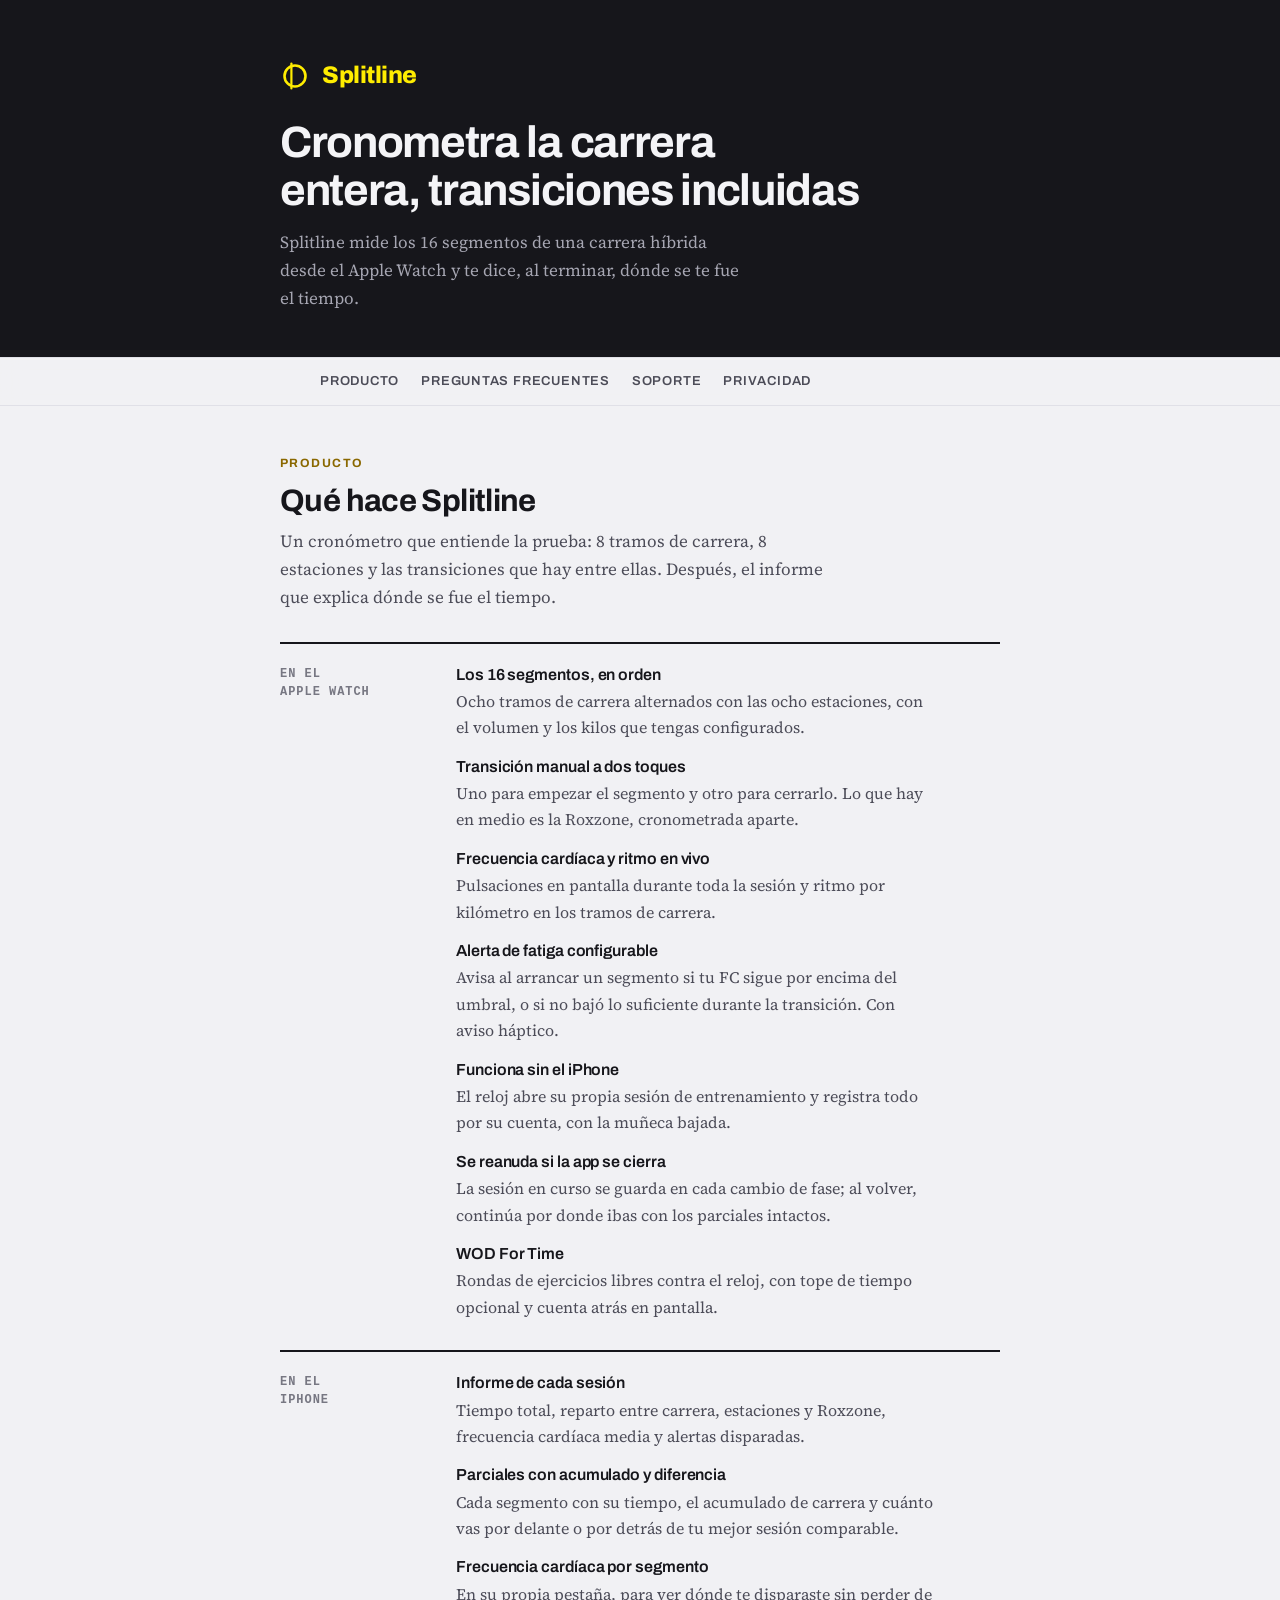
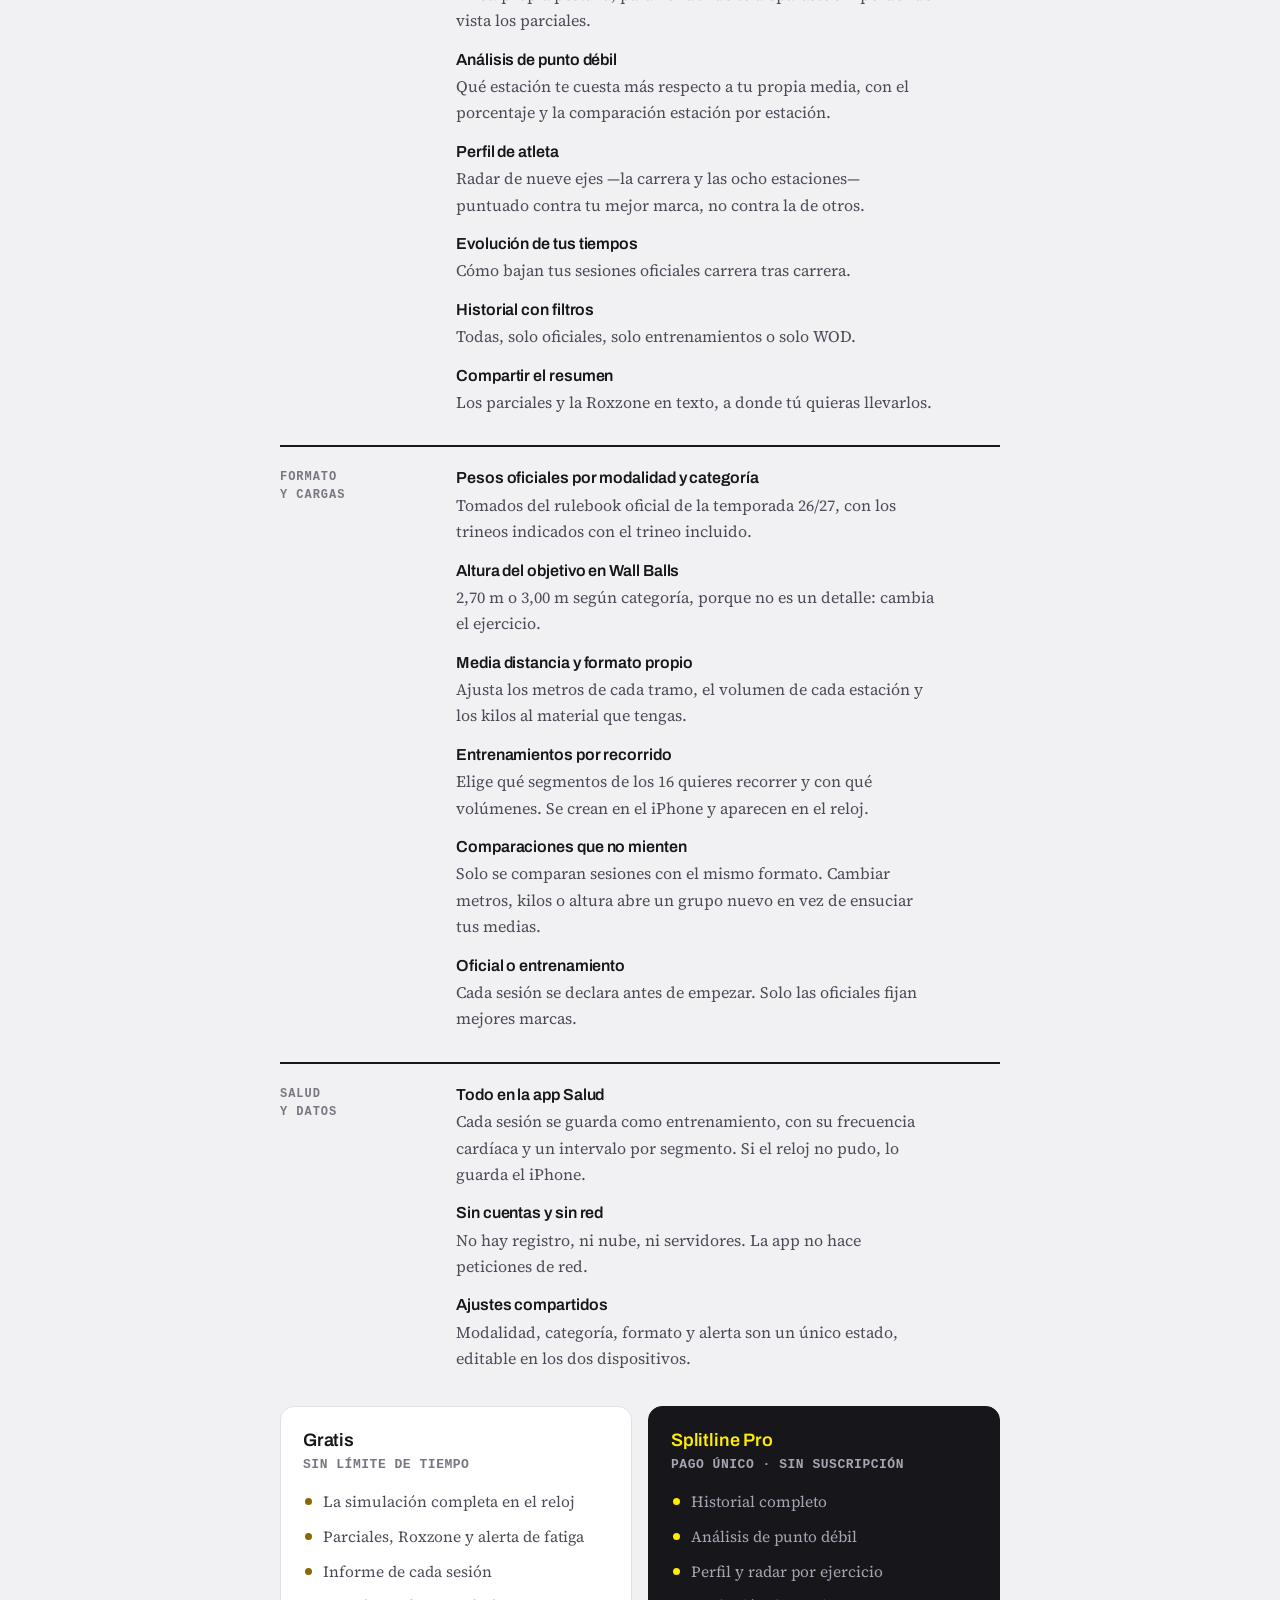
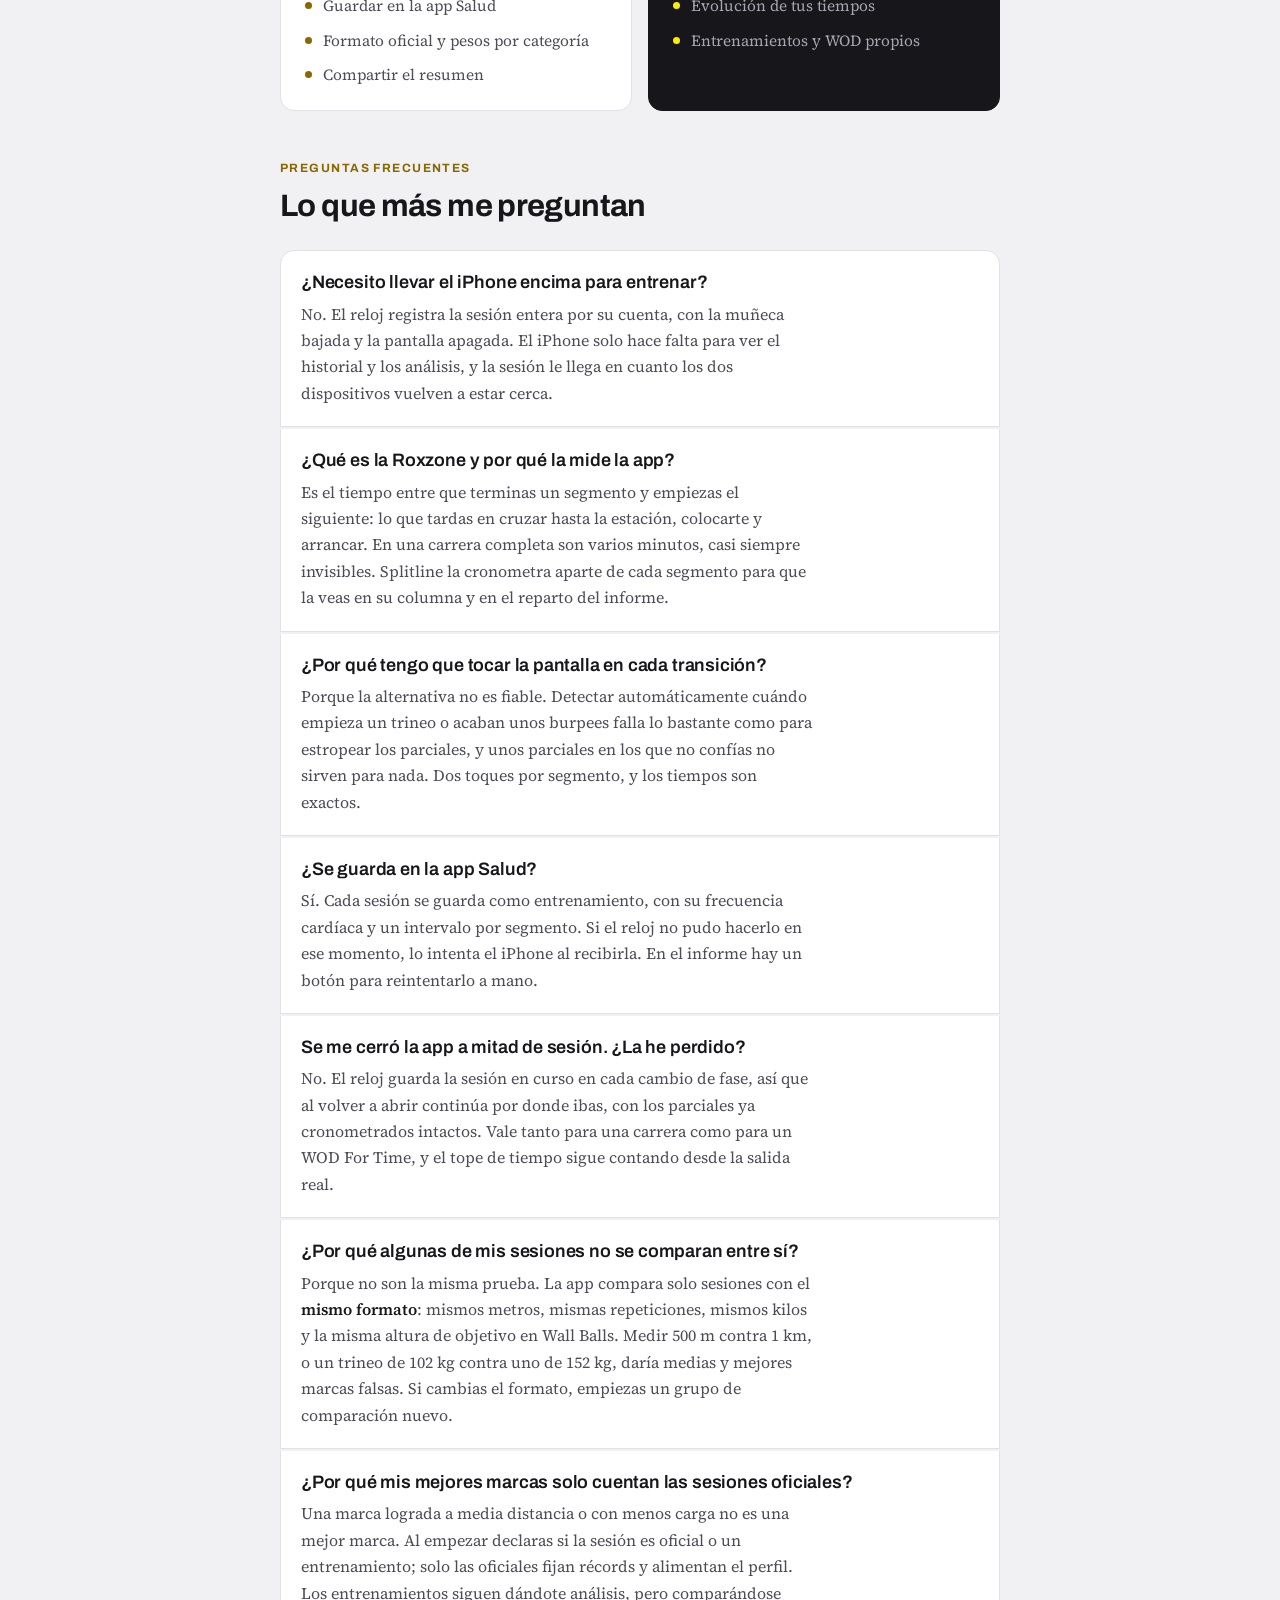
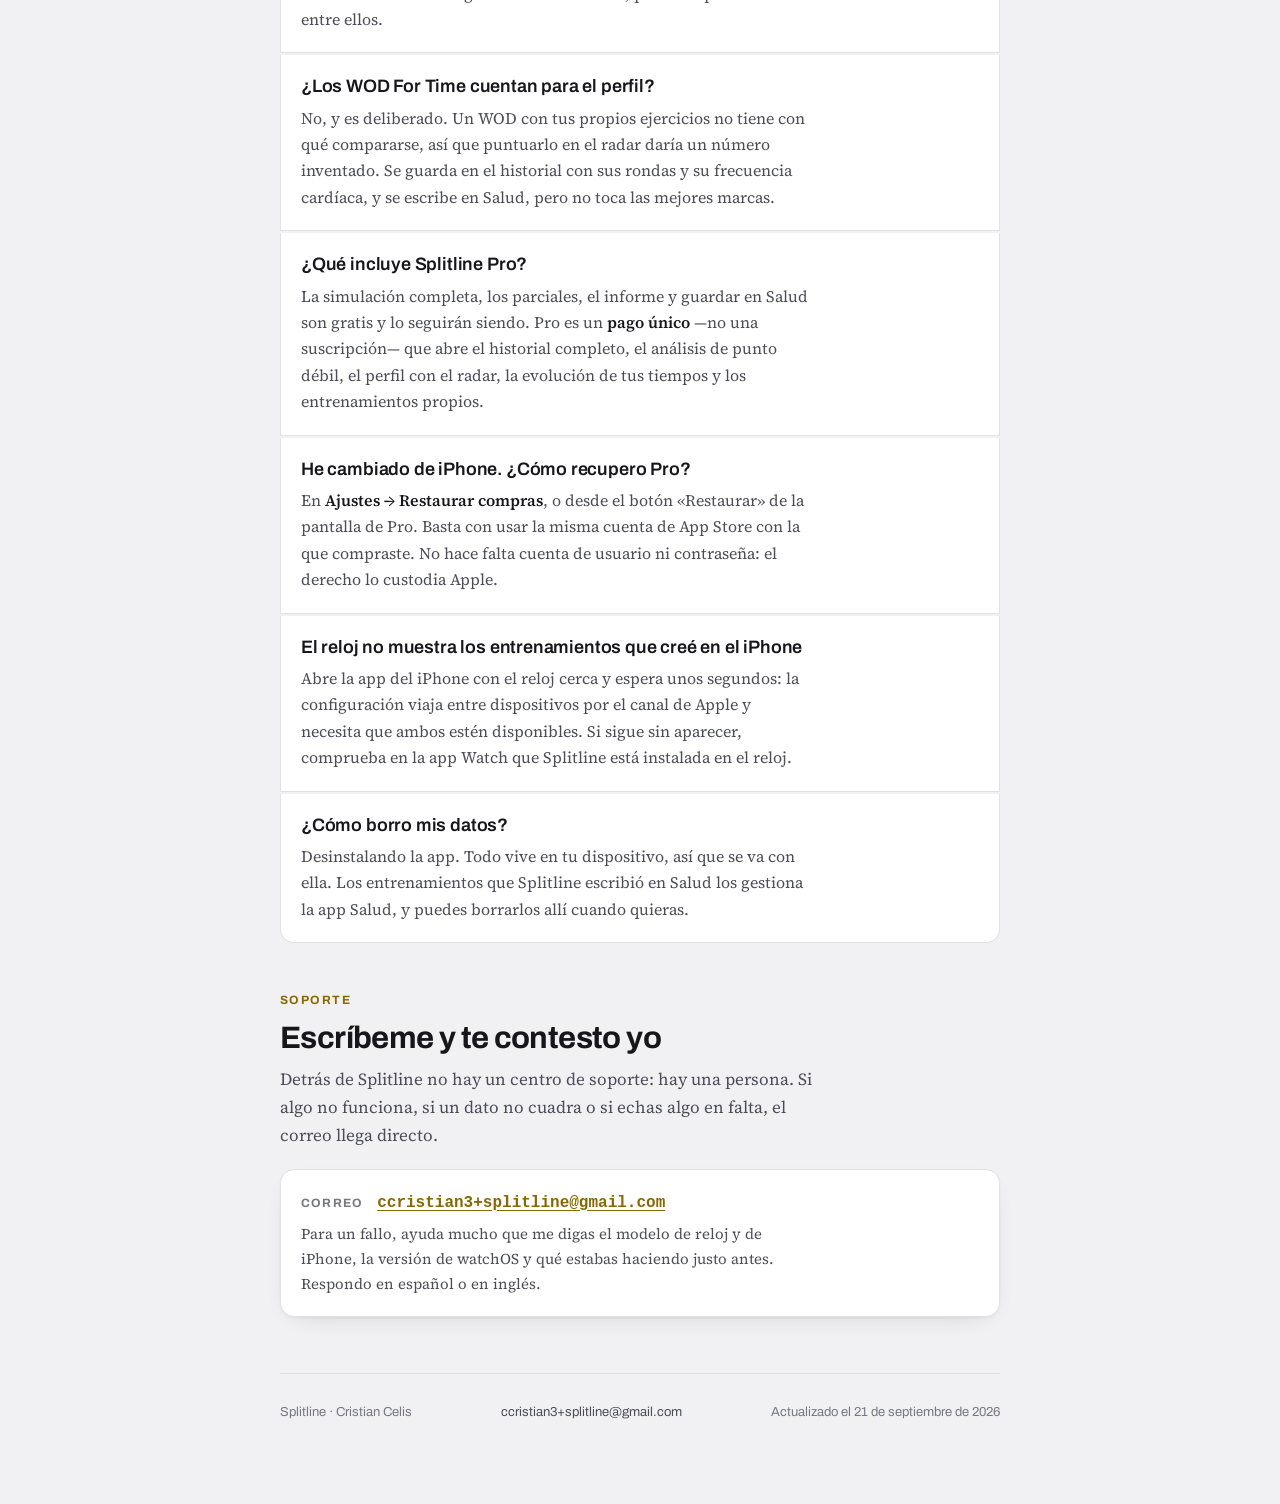
<file: index.html>
<!doctype html>
<html lang="es">
<head>
<meta charset="utf-8">
<meta name="viewport" content="width=device-width, initial-scale=1, viewport-fit=cover">
<title>Splitline — cronómetro de carrera híbrida para Apple Watch</title>
<meta name="description" content="Splitline cronometra los 16 segmentos de una carrera híbrida desde el Apple Watch, con la Roxzone medida aparte. Características, preguntas frecuentes y soporte.">
<meta property="og:title" content="Splitline — cronómetro de carrera híbrida para Apple Watch">
<meta property="og:description" content="Splitline cronometra los 16 segmentos de una carrera híbrida desde el Apple Watch, con la Roxzone medida aparte. Características, preguntas frecuentes y soporte.">
<meta property="og:type" content="website">
<link rel="icon" href="favicon.svg" type="image/svg+xml">
<link rel="preconnect" href="https://fonts.googleapis.com">
<link rel="preconnect" href="https://fonts.gstatic.com" crossorigin>
<link rel="stylesheet" href="https://fonts.googleapis.com/css2?family=Archivo:wght@500;600;700;800&family=Source+Serif+4:opsz,wght@8..60,400;8..60,600&display=swap">
<link rel="stylesheet" href="estilo.css">
</head>
<body>

<header class="hero">
  <div class="wrap">
    <a class="mark" href="index.html">
      <svg width="30" height="30" viewBox="0 0 30 30" aria-hidden="true">
        <circle cx="15" cy="15" r="10.5" fill="none" stroke="#FFED00" stroke-width="2.6"/>
        <line x1="11.4" y1="2.6" x2="11.4" y2="27.4" stroke="#FFED00" stroke-width="2.2" stroke-linecap="round"/>
      </svg>
      Splitline
    </a>
    <h1>Cronometra la carrera entera, transiciones incluidas</h1>
    <p>Splitline mide los 16 segmentos de una carrera híbrida desde el Apple Watch y te dice, al terminar, dónde se te fue el tiempo.</p>
  </div>
</header>

<nav>
  <div class="wrap">
    <ul>
      <li><a href="#producto">Producto</a></li>
      <li><a href="#preguntas">Preguntas frecuentes</a></li>
      <li><a href="#soporte">Soporte</a></li>
      <li><a href="privacidad.html">Privacidad</a></li>
    </ul>
  </div>
</nav>

<main class="wrap">

<section id="producto">
    <p class="eyebrow">Producto</p>
    <h2>Qué hace Splitline</h2>
    <p class="lede">Un cronómetro que entiende la prueba: 8 tramos de carrera, 8 estaciones y las transiciones que hay entre ellas. Después, el informe que explica dónde se fue el tiempo.</p>

    <div class="spec">

      <div class="group">
        <div class="group-label">En el<br>Apple Watch</div>
        <ul>
          <li><b>Los 16 segmentos, en orden</b>Ocho tramos de carrera alternados con las ocho estaciones, con el volumen y los kilos que tengas configurados.</li>
          <li><b>Transición manual a dos toques</b>Uno para empezar el segmento y otro para cerrarlo. Lo que hay en medio es la Roxzone, cronometrada aparte.</li>
          <li><b>Frecuencia cardíaca y ritmo en vivo</b>Pulsaciones en pantalla durante toda la sesión y ritmo por kilómetro en los tramos de carrera.</li>
          <li><b>Alerta de fatiga configurable</b>Avisa al arrancar un segmento si tu FC sigue por encima del umbral, o si no bajó lo suficiente durante la transición. Con aviso háptico.</li>
          <li><b>Funciona sin el iPhone</b>El reloj abre su propia sesión de entrenamiento y registra todo por su cuenta, con la muñeca bajada.</li>
          <li><b>Se reanuda si la app se cierra</b>La sesión en curso se guarda en cada cambio de fase; al volver, continúa por donde ibas con los parciales intactos.</li>
          <li><b>WOD For Time</b>Rondas de ejercicios libres contra el reloj, con tope de tiempo opcional y cuenta atrás en pantalla.</li>
        </ul>
      </div>

      <div class="group">
        <div class="group-label">En el<br>iPhone</div>
        <ul>
          <li><b>Informe de cada sesión</b>Tiempo total, reparto entre carrera, estaciones y Roxzone, frecuencia cardíaca media y alertas disparadas.</li>
          <li><b>Parciales con acumulado y diferencia</b>Cada segmento con su tiempo, el acumulado de carrera y cuánto vas por delante o por detrás de tu mejor sesión comparable.</li>
          <li><b>Frecuencia cardíaca por segmento</b>En su propia pestaña, para ver dónde te disparaste sin perder de vista los parciales.</li>
          <li><b>Análisis de punto débil</b>Qué estación te cuesta más respecto a tu propia media, con el porcentaje y la comparación estación por estación.</li>
          <li><b>Perfil de atleta</b>Radar de nueve ejes —la carrera y las ocho estaciones— puntuado contra tu mejor marca, no contra la de otros.</li>
          <li><b>Evolución de tus tiempos</b>Cómo bajan tus sesiones oficiales carrera tras carrera.</li>
          <li><b>Historial con filtros</b>Todas, solo oficiales, solo entrenamientos o solo WOD.</li>
          <li><b>Compartir el resumen</b>Los parciales y la Roxzone en texto, a donde tú quieras llevarlos.</li>
        </ul>
      </div>

      <div class="group">
        <div class="group-label">Formato<br>y cargas</div>
        <ul>
          <li><b>Pesos oficiales por modalidad y categoría</b>Tomados del rulebook oficial de la temporada 26/27, con los trineos indicados con el trineo incluido.</li>
          <li><b>Altura del objetivo en Wall Balls</b>2,70 m o 3,00 m según categoría, porque no es un detalle: cambia el ejercicio.</li>
          <li><b>Media distancia y formato propio</b>Ajusta los metros de cada tramo, el volumen de cada estación y los kilos al material que tengas.</li>
          <li><b>Entrenamientos por recorrido</b>Elige qué segmentos de los 16 quieres recorrer y con qué volúmenes. Se crean en el iPhone y aparecen en el reloj.</li>
          <li><b>Comparaciones que no mienten</b>Solo se comparan sesiones con el mismo formato. Cambiar metros, kilos o altura abre un grupo nuevo en vez de ensuciar tus medias.</li>
          <li><b>Oficial o entrenamiento</b>Cada sesión se declara antes de empezar. Solo las oficiales fijan mejores marcas.</li>
        </ul>
      </div>

      <div class="group">
        <div class="group-label">Salud<br>y datos</div>
        <ul>
          <li><b>Todo en la app Salud</b>Cada sesión se guarda como entrenamiento, con su frecuencia cardíaca y un intervalo por segmento. Si el reloj no pudo, lo guarda el iPhone.</li>
          <li><b>Sin cuentas y sin red</b>No hay registro, ni nube, ni servidores. La app no hace peticiones de red.</li>
          <li><b>Ajustes compartidos</b>Modalidad, categoría, formato y alerta son un único estado, editable en los dos dispositivos.</li>
        </ul>
      </div>

    </div>

    <div class="tiers">
      <div class="tier">
        <h3>Gratis</h3>
        <p class="price">Sin límite de tiempo</p>
        <ul>
          <li>La simulación completa en el reloj</li>
          <li>Parciales, Roxzone y alerta de fatiga</li>
          <li>Informe de cada sesión</li>
          <li>Guardar en la app Salud</li>
          <li>Formato oficial y pesos por categoría</li>
          <li>Compartir el resumen</li>
        </ul>
      </div>
      <div class="tier pro">
        <h3>Splitline Pro</h3>
        <p class="price">Pago único · sin suscripción</p>
        <ul>
          <li>Historial completo</li>
          <li>Análisis de punto débil</li>
          <li>Perfil y radar por ejercicio</li>
          <li>Evolución de tus tiempos</li>
          <li>Entrenamientos y WOD propios</li>
        </ul>
      </div>
    </div>
  </section>

<section id="preguntas">
    <p class="eyebrow">Preguntas frecuentes</p>
    <h2>Lo que más me preguntan</h2>

    <div class="faq">
      <div class="qa">
        <h3>¿Necesito llevar el iPhone encima para entrenar?</h3>
        <p>No. El reloj registra la sesión entera por su cuenta, con la muñeca bajada y la pantalla apagada. El iPhone solo hace falta para ver el historial y los análisis, y la sesión le llega en cuanto los dos dispositivos vuelven a estar cerca.</p>
      </div>

      <div class="qa">
        <h3>¿Qué es la Roxzone y por qué la mide la app?</h3>
        <p>Es el tiempo entre que terminas un segmento y empiezas el siguiente: lo que tardas en cruzar hasta la estación, colocarte y arrancar. En una carrera completa son varios minutos, casi siempre invisibles. Splitline la cronometra aparte de cada segmento para que la veas en su columna y en el reparto del informe.</p>
      </div>

      <div class="qa">
        <h3>¿Por qué tengo que tocar la pantalla en cada transición?</h3>
        <p>Porque la alternativa no es fiable. Detectar automáticamente cuándo empieza un trineo o acaban unos burpees falla lo bastante como para estropear los parciales, y unos parciales en los que no confías no sirven para nada. Dos toques por segmento, y los tiempos son exactos.</p>
      </div>

      <div class="qa">
        <h3>¿Se guarda en la app Salud?</h3>
        <p>Sí. Cada sesión se guarda como entrenamiento, con su frecuencia cardíaca y un intervalo por segmento. Si el reloj no pudo hacerlo en ese momento, lo intenta el iPhone al recibirla. En el informe hay un botón para reintentarlo a mano.</p>
      </div>

      <div class="qa">
        <h3>Se me cerró la app a mitad de sesión. ¿La he perdido?</h3>
        <p>No. El reloj guarda la sesión en curso en cada cambio de fase, así que al volver a abrir continúa por donde ibas, con los parciales ya cronometrados intactos. Vale tanto para una carrera como para un WOD For Time, y el tope de tiempo sigue contando desde la salida real.</p>
      </div>

      <div class="qa">
        <h3>¿Por qué algunas de mis sesiones no se comparan entre sí?</h3>
        <p>Porque no son la misma prueba. La app compara solo sesiones con el <strong>mismo formato</strong>: mismos metros, mismas repeticiones, mismos kilos y la misma altura de objetivo en Wall Balls. Medir 500 m contra 1 km, o un trineo de 102 kg contra uno de 152 kg, daría medias y mejores marcas falsas. Si cambias el formato, empiezas un grupo de comparación nuevo.</p>
      </div>

      <div class="qa">
        <h3>¿Por qué mis mejores marcas solo cuentan las sesiones oficiales?</h3>
        <p>Una marca lograda a media distancia o con menos carga no es una mejor marca. Al empezar declaras si la sesión es oficial o un entrenamiento; solo las oficiales fijan récords y alimentan el perfil. Los entrenamientos siguen dándote análisis, pero comparándose entre ellos.</p>
      </div>

      <div class="qa">
        <h3>¿Los WOD For Time cuentan para el perfil?</h3>
        <p>No, y es deliberado. Un WOD con tus propios ejercicios no tiene con qué compararse, así que puntuarlo en el radar daría un número inventado. Se guarda en el historial con sus rondas y su frecuencia cardíaca, y se escribe en Salud, pero no toca las mejores marcas.</p>
      </div>

      <div class="qa">
        <h3>¿Qué incluye Splitline Pro?</h3>
        <p>La simulación completa, los parciales, el informe y guardar en Salud son gratis y lo seguirán siendo. Pro es un <strong>pago único</strong> —no una suscripción— que abre el historial completo, el análisis de punto débil, el perfil con el radar, la evolución de tus tiempos y los entrenamientos propios.</p>
      </div>

      <div class="qa">
        <h3>He cambiado de iPhone. ¿Cómo recupero Pro?</h3>
        <p>En <strong>Ajustes → Restaurar compras</strong>, o desde el botón «Restaurar» de la pantalla de Pro. Basta con usar la misma cuenta de App Store con la que compraste. No hace falta cuenta de usuario ni contraseña: el derecho lo custodia Apple.</p>
      </div>

      <div class="qa">
        <h3>El reloj no muestra los entrenamientos que creé en el iPhone</h3>
        <p>Abre la app del iPhone con el reloj cerca y espera unos segundos: la configuración viaja entre dispositivos por el canal de Apple y necesita que ambos estén disponibles. Si sigue sin aparecer, comprueba en la app Watch que Splitline está instalada en el reloj.</p>
      </div>

      <div class="qa">
        <h3>¿Cómo borro mis datos?</h3>
        <p>Desinstalando la app. Todo vive en tu dispositivo, así que se va con ella. Los entrenamientos que Splitline escribió en Salud los gestiona la app Salud, y puedes borrarlos allí cuando quieras.</p>
      </div>
    </div>
  </section>

<section id="soporte">
    <p class="eyebrow">Soporte</p>
    <h2>Escríbeme y te contesto yo</h2>
    <p class="lede">Detrás de Splitline no hay un centro de soporte: hay una persona. Si algo no funciona, si un dato no cuadra o si echas algo en falta, el correo llega directo.</p>

    <div class="contact">
      <span class="label">Correo</span>
      <a href="mailto:ccristian3+splitline@gmail.com">ccristian3+splitline@gmail.com</a>
      <p class="hint">Para un fallo, ayuda mucho que me digas el modelo de reloj y de iPhone, la versión de watchOS y qué estabas haciendo justo antes. Respondo en español o en inglés.</p>
    </div>
  </section>

  <footer>
    <span>Splitline · Cristian Celis</span>
    <span><a href="mailto:ccristian3+splitline@gmail.com">ccristian3+splitline@gmail.com</a></span>
    <span>Actualizado el 21 de septiembre de 2026</span>
  </footer>

</main>
</body>
</html>
</file>
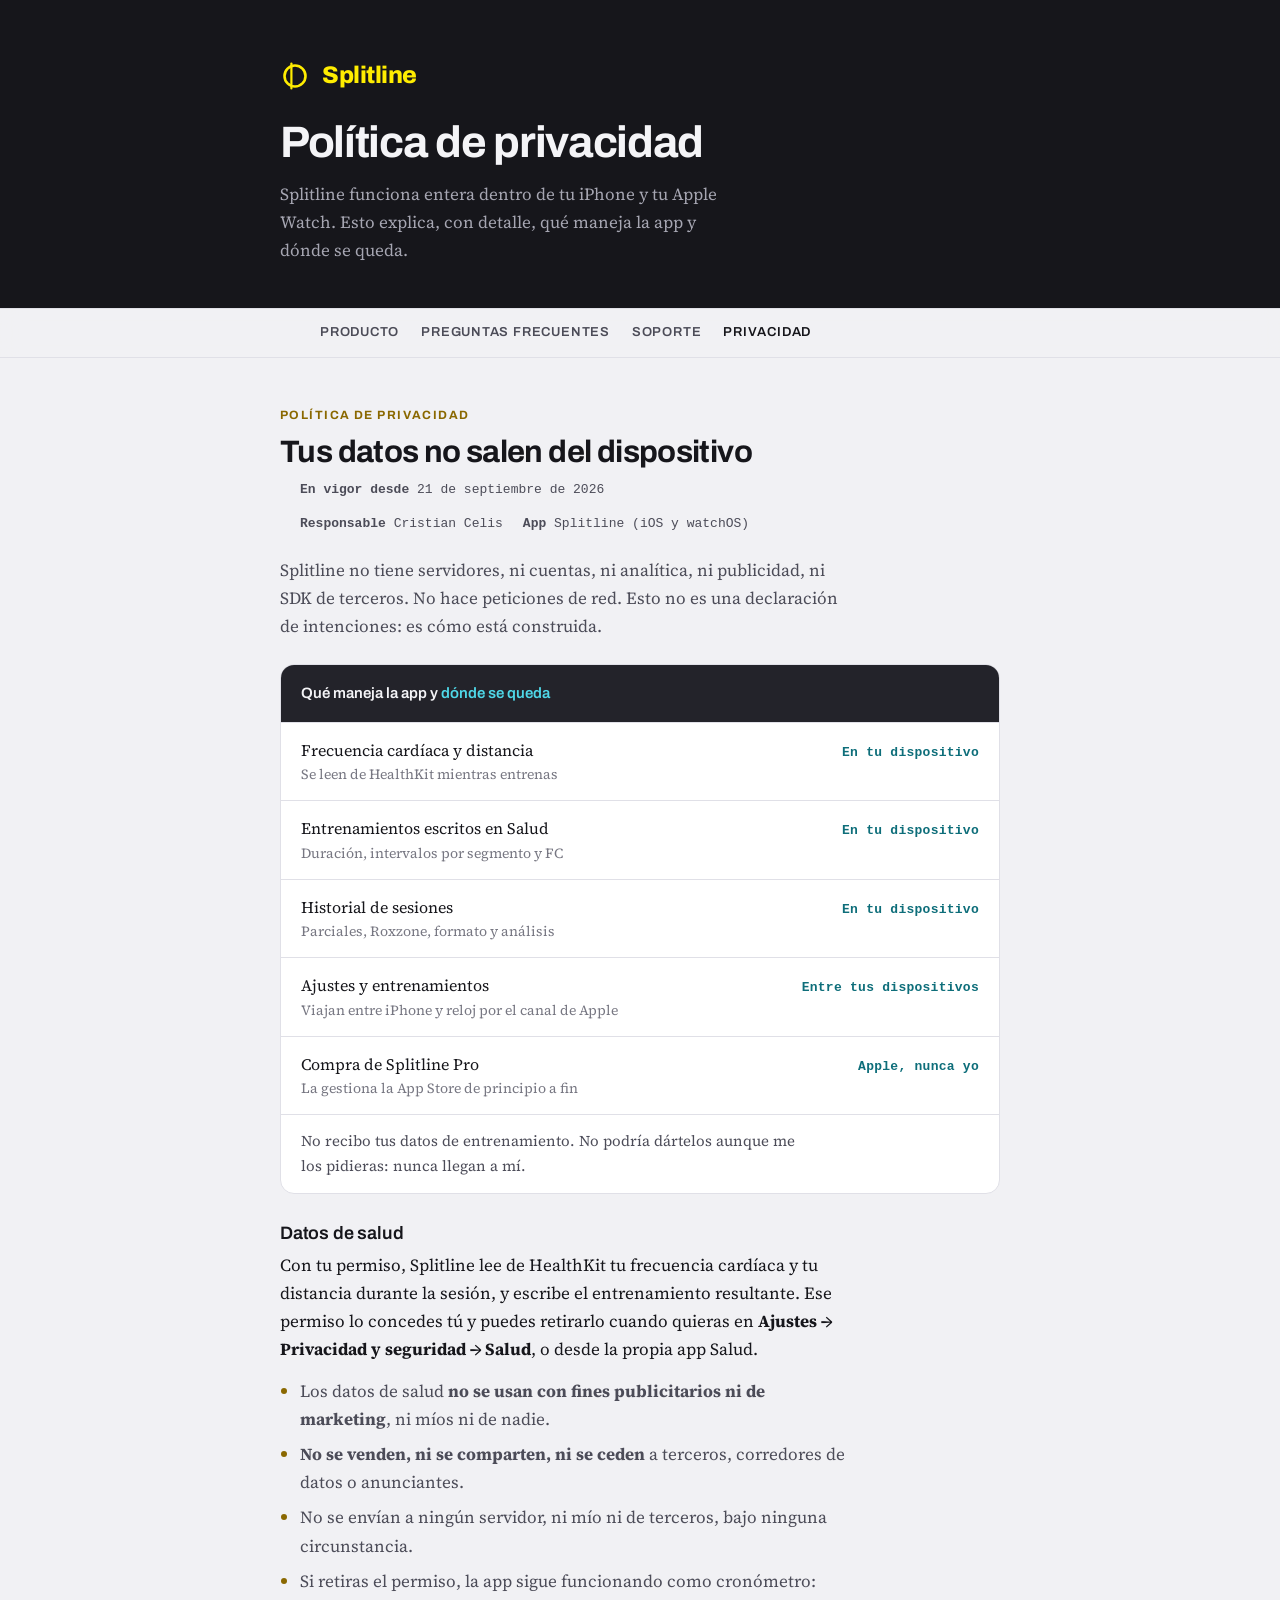
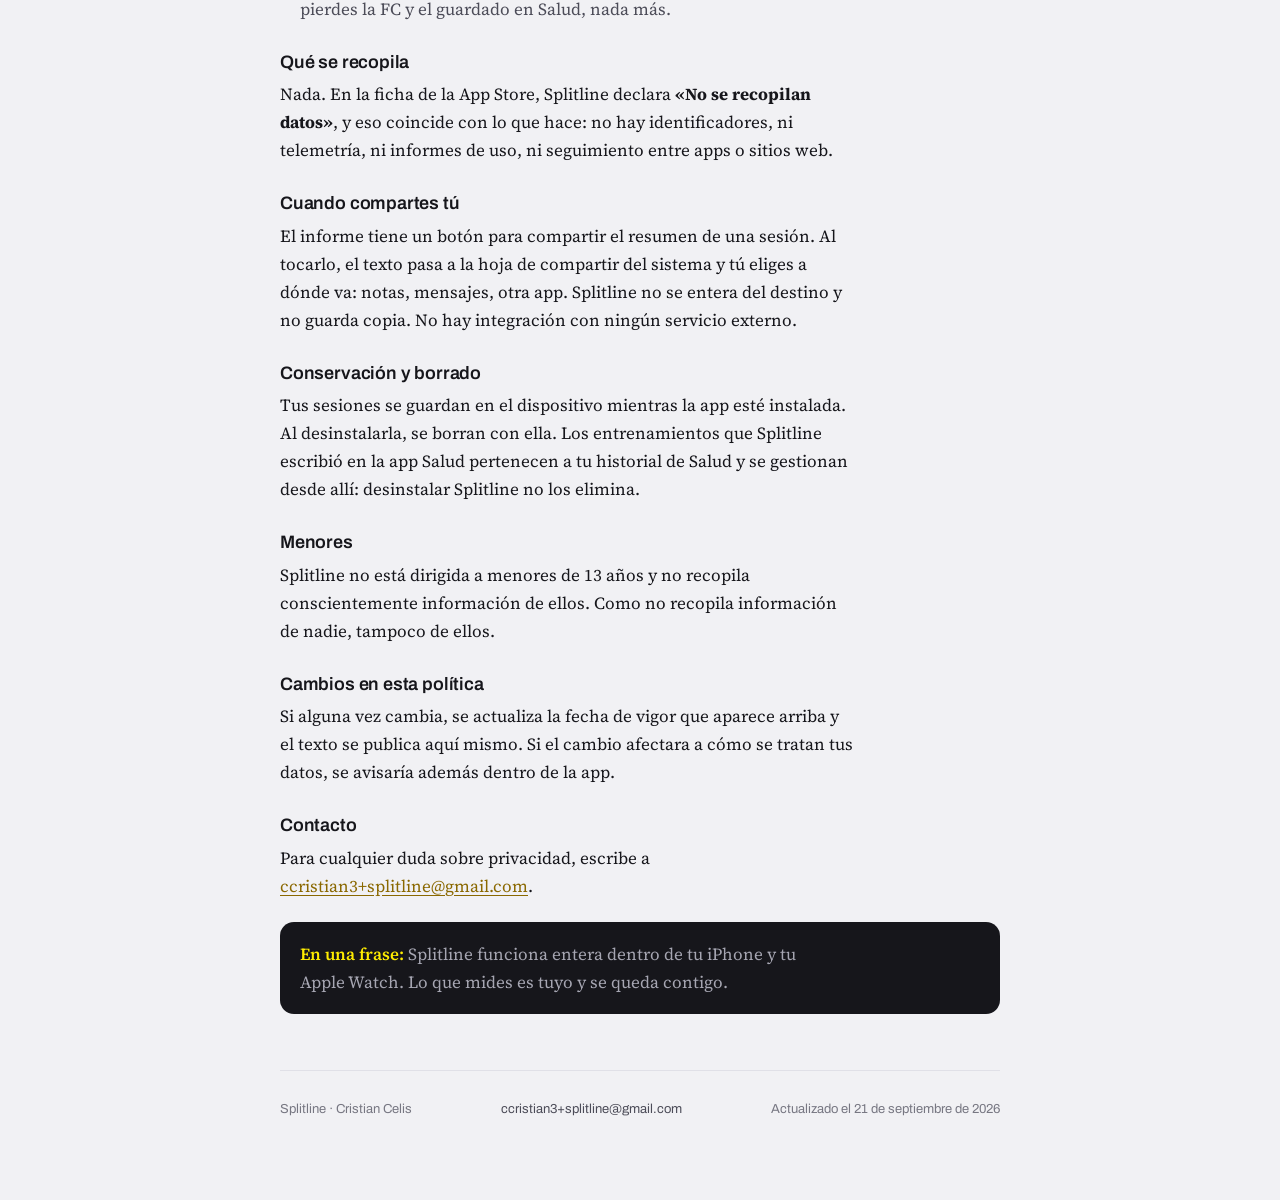
<file: privacidad.html>
<!doctype html>
<html lang="es">
<head>
<meta charset="utf-8">
<meta name="viewport" content="width=device-width, initial-scale=1, viewport-fit=cover">
<title>Privacidad — Splitline</title>
<meta name="description" content="Política de privacidad de Splitline: sin cuentas, sin servidores y sin red. Los datos de salud y el historial no salen de tu dispositivo.">
<meta property="og:title" content="Privacidad — Splitline">
<meta property="og:description" content="Política de privacidad de Splitline: sin cuentas, sin servidores y sin red. Los datos de salud y el historial no salen de tu dispositivo.">
<meta property="og:type" content="website">
<link rel="icon" href="favicon.svg" type="image/svg+xml">
<link rel="preconnect" href="https://fonts.googleapis.com">
<link rel="preconnect" href="https://fonts.gstatic.com" crossorigin>
<link rel="stylesheet" href="https://fonts.googleapis.com/css2?family=Archivo:wght@500;600;700;800&family=Source+Serif+4:opsz,wght@8..60,400;8..60,600&display=swap">
<link rel="stylesheet" href="estilo.css">
</head>
<body>

<header class="hero">
  <div class="wrap">
    <a class="mark" href="index.html">
      <svg width="30" height="30" viewBox="0 0 30 30" aria-hidden="true">
        <circle cx="15" cy="15" r="10.5" fill="none" stroke="#FFED00" stroke-width="2.6"/>
        <line x1="11.4" y1="2.6" x2="11.4" y2="27.4" stroke="#FFED00" stroke-width="2.2" stroke-linecap="round"/>
      </svg>
      Splitline
    </a>
    <h1>Política de privacidad</h1>
    <p>Splitline funciona entera dentro de tu iPhone y tu Apple Watch. Esto explica, con detalle, qué maneja la app y dónde se queda.</p>
  </div>
</header>

<nav>
  <div class="wrap">
    <ul>
      <li><a href="index.html#producto">Producto</a></li>
      <li><a href="index.html#preguntas">Preguntas frecuentes</a></li>
      <li><a href="index.html#soporte">Soporte</a></li>
      <li><a href="privacidad.html" aria-current="page">Privacidad</a></li>
    </ul>
  </div>
</nav>

<main class="wrap">

<section id="privacidad" class="policy">
    <p class="eyebrow">Política de privacidad</p>
    <h2>Tus datos no salen del dispositivo</h2>

    <ul class="meta">
      <li><b>En vigor desde</b> 21 de septiembre de 2026</li>
      <li><b>Responsable</b> Cristian Celis</li>
      <li><b>App</b> Splitline (iOS y watchOS)</li>
    </ul>

    <p class="lede">Splitline no tiene servidores, ni cuentas, ni analítica, ni publicidad, ni SDK de terceros. No hace peticiones de red. Esto no es una declaración de intenciones: es cómo está construida.</p>

    <div class="flow">
      <div class="flow-head">Qué maneja la app y <span>dónde se queda</span></div>
      <div class="flow-row">
        <div class="flow-what">Frecuencia cardíaca y distancia<em>Se leen de HealthKit mientras entrenas</em></div>
        <div class="flow-where">En tu dispositivo</div>
      </div>
      <div class="flow-row">
        <div class="flow-what">Entrenamientos escritos en Salud<em>Duración, intervalos por segmento y FC</em></div>
        <div class="flow-where">En tu dispositivo</div>
      </div>
      <div class="flow-row">
        <div class="flow-what">Historial de sesiones<em>Parciales, Roxzone, formato y análisis</em></div>
        <div class="flow-where">En tu dispositivo</div>
      </div>
      <div class="flow-row">
        <div class="flow-what">Ajustes y entrenamientos<em>Viajan entre iPhone y reloj por el canal de Apple</em></div>
        <div class="flow-where">Entre tus dispositivos</div>
      </div>
      <div class="flow-row">
        <div class="flow-what">Compra de Splitline Pro<em>La gestiona la App Store de principio a fin</em></div>
        <div class="flow-where">Apple, nunca yo</div>
      </div>
      <div class="flow-foot">
        <p>No recibo tus datos de entrenamiento. No podría dártelos aunque me los pidieras: nunca llegan a mí.</p>
      </div>
    </div>

    <h3>Datos de salud</h3>
    <p>Con tu permiso, Splitline lee de HealthKit tu frecuencia cardíaca y tu distancia durante la sesión, y escribe el entrenamiento resultante. Ese permiso lo concedes tú y puedes retirarlo cuando quieras en <strong>Ajustes → Privacidad y seguridad → Salud</strong>, o desde la propia app Salud.</p>
    <ul>
      <li>Los datos de salud <strong>no se usan con fines publicitarios ni de marketing</strong>, ni míos ni de nadie.</li>
      <li><strong>No se venden, ni se comparten, ni se ceden</strong> a terceros, corredores de datos o anunciantes.</li>
      <li>No se envían a ningún servidor, ni mío ni de terceros, bajo ninguna circunstancia.</li>
      <li>Si retiras el permiso, la app sigue funcionando como cronómetro: pierdes la FC y el guardado en Salud, nada más.</li>
    </ul>

    <h3>Qué se recopila</h3>
    <p>Nada. En la ficha de la App Store, Splitline declara <strong>«No se recopilan datos»</strong>, y eso coincide con lo que hace: no hay identificadores, ni telemetría, ni informes de uso, ni seguimiento entre apps o sitios web.</p>

    <h3>Cuando compartes tú</h3>
    <p>El informe tiene un botón para compartir el resumen de una sesión. Al tocarlo, el texto pasa a la hoja de compartir del sistema y tú eliges a dónde va: notas, mensajes, otra app. Splitline no se entera del destino y no guarda copia. No hay integración con ningún servicio externo.</p>

    <h3>Conservación y borrado</h3>
    <p>Tus sesiones se guardan en el dispositivo mientras la app esté instalada. Al desinstalarla, se borran con ella. Los entrenamientos que Splitline escribió en la app Salud pertenecen a tu historial de Salud y se gestionan desde allí: desinstalar Splitline no los elimina.</p>

    <h3>Menores</h3>
    <p>Splitline no está dirigida a menores de 13 años y no recopila conscientemente información de ellos. Como no recopila información de nadie, tampoco de ellos.</p>

    <h3>Cambios en esta política</h3>
    <p>Si alguna vez cambia, se actualiza la fecha de vigor que aparece arriba y el texto se publica aquí mismo. Si el cambio afectara a cómo se tratan tus datos, se avisaría además dentro de la app.</p>

    <h3>Contacto</h3>
    <p>Para cualquier duda sobre privacidad, escribe a <a href="mailto:ccristian3+splitline@gmail.com">ccristian3+splitline@gmail.com</a>.</p>

    <div class="callout">
      <p><strong>En una frase:</strong> Splitline funciona entera dentro de tu iPhone y tu Apple Watch. Lo que mides es tuyo y se queda contigo.</p>
    </div>
  </section>

  <footer>
    <span>Splitline · Cristian Celis</span>
    <span><a href="mailto:ccristian3+splitline@gmail.com">ccristian3+splitline@gmail.com</a></span>
    <span>Actualizado el 21 de septiembre de 2026</span>
  </footer>

</main>
</body>
</html>
</file>
<file: estilo.css>
/* Reset mínimo: en GitHub Pages no hay esqueleto que lo ponga por nosotros. */
*, *::before, *::after { box-sizing: border-box; }
html { color-scheme: light dark; }
body { margin: 0; }
img { max-width: 100%; }
:root {
  padding-top: env(safe-area-inset-top, 0px);
  padding-bottom: env(safe-area-inset-bottom, 0px);
}

:root {
    --ground: #F1F1F4;
    --card: #FFFFFF;
    --line: #E0E0E7;
    --ink: #16161B;
    --ink-2: #4C4C58;
    --ink-3: #777782;
    --graphite: #16161B;
    --graphite-2: #23232A;
    --on-graphite: #F4F4F7;
    --on-graphite-2: #A6A6B2;
    --brand: #FFED00;
    --brand-ink: #8A6800;
    --cyan: #0E6E7A;
    --cyan-on-dark: #4FD8E8;
    --shadow: 0 1px 2px rgba(20,20,30,.05), 0 8px 24px -16px rgba(20,20,30,.28);

    --display: "Archivo", "Helvetica Neue", Arial, sans-serif;
    --serif: "Source Serif 4", Georgia, "Times New Roman", serif;
    --mono: ui-monospace, SFMono-Regular, "SF Mono", Menlo, Consolas, monospace;
  }

  @media (prefers-color-scheme: dark) {
    :root:not([data-theme="light"]) {
      --ground: #0E0E12;
      --card: #17171D;
      --line: #2B2B34;
      --ink: #F2F2F5;
      --ink-2: #B4B4C0;
      --ink-3: #8A8A96;
      --graphite: #000000;
      --graphite-2: #17171D;
      --on-graphite: #F4F4F7;
      --on-graphite-2: #9E9EAA;
      --brand-ink: #FFED00;
      --cyan: #4FD8E8;
      --shadow: 0 1px 2px rgba(0,0,0,.4), 0 8px 24px -16px rgba(0,0,0,.8);
    }
  }
  :root[data-theme="dark"] {
    --ground: #0E0E12;
    --card: #17171D;
    --line: #2B2B34;
    --ink: #F2F2F5;
    --ink-2: #B4B4C0;
    --ink-3: #8A8A96;
    --graphite: #000000;
    --graphite-2: #17171D;
    --on-graphite: #F4F4F7;
    --on-graphite-2: #9E9EAA;
    --brand-ink: #FFED00;
    --cyan: #4FD8E8;
    --shadow: 0 1px 2px rgba(0,0,0,.4), 0 8px 24px -16px rgba(0,0,0,.8);
  }

  body {
    background: var(--ground);
    color: var(--ink);
    font-family: var(--serif);
    font-size: 17px;
    line-height: 1.65;
    -webkit-font-smoothing: antialiased;
  }

  .wrap {
    max-width: 760px;
    margin-inline: auto;
    padding-inline: 20px;
  }

  /* ---------- Cabecera ---------- */

  .hero {
    background: var(--graphite);
    color: var(--on-graphite);
    padding-block: 56px 44px;
    border-bottom: 1px solid var(--line);
  }
  .mark {
    display: flex;
    align-items: center;
    gap: 12px;
    font-family: var(--display);
    font-weight: 800;
    font-size: 24px;
    letter-spacing: -0.02em;
    color: var(--brand);
  }
  .mark svg { display: block; flex: none; }
  .hero h1 {
    font-family: var(--display);
    font-weight: 700;
    font-size: clamp(30px, 6.4vw, 44px);
    line-height: 1.1;
    letter-spacing: -0.03em;
    margin: 22px 0 0;
    text-wrap: balance;
    color: var(--on-graphite);
  }
  .hero p {
    color: var(--on-graphite-2);
    margin: 14px 0 0;
    max-width: 52ch;
  }

  /* ---------- Navegación ---------- */

  nav {
    position: sticky;
    top: env(safe-area-inset-top, 0px);
    z-index: 5;
    background: color-mix(in srgb, var(--ground) 92%, transparent);
    backdrop-filter: blur(12px);
    border-bottom: 1px solid var(--line);
  }
  nav ul {
    display: flex;
    flex-wrap: wrap;
    gap: 6px 22px;
    list-style: none;
    margin: 0;
    padding-block: 13px;
    font-family: var(--display);
    font-size: 13px;
    font-weight: 600;
    letter-spacing: 0.06em;
    text-transform: uppercase;
  }
  nav a { color: var(--ink-2); text-decoration: none; }
  nav a:hover { color: var(--ink); }

  /* ---------- Secciones ---------- */

  main { padding-block: 0 72px; }

  section { padding-block: 48px 0; }

  .eyebrow {
    font-family: var(--display);
    font-size: 12px;
    font-weight: 700;
    letter-spacing: 0.12em;
    text-transform: uppercase;
    color: var(--brand-ink);
    margin: 0 0 10px;
  }
  h2 {
    font-family: var(--display);
    font-weight: 700;
    font-size: clamp(24px, 4.4vw, 31px);
    letter-spacing: -0.02em;
    line-height: 1.15;
    margin: 0 0 8px;
    text-wrap: balance;
  }
  h3 {
    font-family: var(--display);
    font-weight: 600;
    font-size: 18px;
    letter-spacing: -0.01em;
    line-height: 1.3;
    margin: 0 0 6px;
    text-wrap: balance;
  }
  .lede { color: var(--ink-2); margin: 0 0 4px; max-width: 62ch; }
  p { margin: 0 0 14px; max-width: 64ch; }
  a { color: var(--brand-ink); text-underline-offset: 3px; }

  /* ---------- Producto ---------- */

  .spec { margin-top: 30px; display: grid; gap: 30px; }
  .group {
    display: grid;
    grid-template-columns: 148px 1fr;
    gap: 0 28px;
    align-items: start;
    padding-top: 18px;
    border-top: 2px solid var(--ink);
  }
  .group-label {
    font-family: var(--mono);
    font-size: 12px;
    font-weight: 600;
    letter-spacing: 0.08em;
    text-transform: uppercase;
    color: var(--ink-3);
    line-height: 1.5;
    padding-top: 3px;
  }
  .group ul { list-style: none; margin: 0; padding: 0; display: grid; gap: 13px; }
  .group li { max-width: 60ch; font-size: 16px; color: var(--ink-2); }
  .group li b {
    display: block;
    font-family: var(--display);
    font-weight: 600;
    font-size: 16px;
    color: var(--ink);
    letter-spacing: -0.005em;
  }

  .tiers {
    margin-top: 34px;
    display: grid;
    grid-template-columns: 1fr 1fr;
    gap: 16px;
  }
  .tier {
    border: 1px solid var(--line);
    border-radius: 14px;
    padding: 22px;
    background: var(--card);
  }
  .tier.pro { background: var(--graphite); border-color: var(--graphite); }
  .tier h3 { margin-bottom: 2px; }
  .tier.pro h3 { color: var(--brand); }
  .tier .price {
    font-family: var(--mono);
    font-size: 13px;
    font-weight: 600;
    letter-spacing: 0.04em;
    text-transform: uppercase;
    color: var(--ink-3);
    margin: 0 0 14px;
  }
  .tier.pro .price { color: var(--on-graphite-2); }
  .tier ul { list-style: none; margin: 0; padding: 0; display: grid; gap: 9px; }
  .tier li {
    font-size: 15.5px;
    color: var(--ink-2);
    padding-left: 20px;
    position: relative;
  }
  .tier.pro li { color: var(--on-graphite-2); }
  .tier li::before {
    content: "";
    position: absolute;
    left: 2px;
    top: 9px;
    width: 7px;
    height: 7px;
    border-radius: 50%;
    background: var(--brand-ink);
  }
  .tier.pro li::before { background: var(--brand); }

  @media (max-width: 620px) {
    .group { grid-template-columns: 1fr; gap: 12px; }
    .group-label { padding-top: 0; }
    .tiers { grid-template-columns: 1fr; }
  }

  /* ---------- Contacto ---------- */

  .contact {
    display: flex;
    flex-wrap: wrap;
    align-items: baseline;
    gap: 6px 14px;
    margin-top: 20px;
    padding: 20px;
    background: var(--card);
    border: 1px solid var(--line);
    border-radius: 14px;
    box-shadow: var(--shadow);
  }
  .contact .label {
    font-family: var(--display);
    font-size: 12px;
    font-weight: 700;
    letter-spacing: 0.1em;
    text-transform: uppercase;
    color: var(--ink-3);
  }
  .contact a {
    font-family: var(--mono);
    font-size: 16px;
    font-weight: 600;
    word-break: break-all;
  }
  .contact .hint {
    flex-basis: 100%;
    font-size: 15px;
    color: var(--ink-2);
    margin: 0;
  }

  /* ---------- Preguntas ---------- */

  .faq { margin-top: 26px; display: grid; gap: 2px; }
  .qa {
    background: var(--card);
    border: 1px solid var(--line);
    padding: 20px;
  }
  .qa:first-child { border-radius: 14px 14px 0 0; }
  .qa:last-child { border-radius: 0 0 14px 14px; }
  .qa + .qa { border-top: none; }
  .qa p:last-child { margin-bottom: 0; }
  .qa p { font-size: 16px; color: var(--ink-2); }
  .qa strong { color: var(--ink); font-weight: 600; }

  /* ---------- Panel de datos ---------- */

  .flow {
    margin-top: 24px;
    border: 1px solid var(--line);
    border-radius: 14px;
    overflow: hidden;
    background: var(--card);
  }
  .flow-head {
    background: var(--graphite-2);
    color: var(--on-graphite);
    padding: 16px 20px;
    font-family: var(--display);
    font-size: 15px;
    font-weight: 600;
  }
  .flow-head span { color: var(--cyan-on-dark); }
  .flow-row {
    display: grid;
    grid-template-columns: 1fr auto;
    gap: 4px 16px;
    align-items: baseline;
    padding: 14px 20px;
    border-top: 1px solid var(--line);
  }
  .flow-row:first-of-type { border-top: none; }
  .flow-what { font-size: 16px; }
  .flow-what em { display: block; font-style: normal; font-size: 14px; color: var(--ink-3); }
  .flow-where {
    font-family: var(--mono);
    font-size: 13px;
    font-weight: 600;
    letter-spacing: 0.02em;
    white-space: nowrap;
    color: var(--cyan);
  }
  .flow-foot {
    padding: 14px 20px;
    border-top: 1px solid var(--line);
    font-size: 15px;
    color: var(--ink-2);
  }
  .flow-foot p { margin: 0; }

  /* ---------- Política ---------- */

  .meta {
    display: flex;
    flex-wrap: wrap;
    gap: 6px 20px;
    margin: 0 0 22px;
    padding: 0;
    list-style: none;
    font-family: var(--mono);
    font-size: 13px;
    color: var(--ink-3);
  }
  .meta b { color: var(--ink-2); font-weight: 600; }

  .policy h3 { margin-top: 28px; }
  .policy ul { max-width: 64ch; padding-left: 20px; margin: 0 0 14px; }
  .policy li { margin-bottom: 7px; color: var(--ink-2); }
  .policy li::marker { color: var(--brand-ink); }

  .callout {
    margin: 22px 0;
    padding: 18px 20px;
    background: var(--graphite);
    color: var(--on-graphite);
    border-radius: 14px;
  }
  .callout p { margin: 0; max-width: 60ch; color: var(--on-graphite-2); }
  .callout strong { color: var(--brand); font-weight: 600; }

  footer {
    border-top: 1px solid var(--line);
    padding-block: 28px 8px;
    margin-top: 56px;
    font-family: var(--display);
    font-size: 13px;
    color: var(--ink-3);
    display: flex;
    flex-wrap: wrap;
    gap: 6px 18px;
    justify-content: space-between;
  }

  @media (max-width: 460px) {
    .flow-row { grid-template-columns: 1fr; }
    .flow-where { white-space: normal; }
  }

  @media (prefers-reduced-motion: reduce) {
    * { animation: none !important; transition: none !important; }
  }

/* ---------- Ajustes propios del sitio (no del artefacto) ---------- */

/* El logotipo es un enlace a la portada: no debe llevar subrayado ni el color de enlace. */
.mark { text-decoration: none; }
.mark:hover { opacity: .85; }

/* Página actual en la navegación. */
nav a[aria-current="page"] { color: var(--ink); }

footer a { color: var(--ink-2); text-decoration: none; }
footer a:hover { color: var(--ink); text-decoration: underline; }

/* Foco visible en todo lo que se puede enfocar con teclado. */
a:focus-visible {
  outline: 2px solid var(--brand-ink);
  outline-offset: 3px;
  border-radius: 3px;
}
</file>
